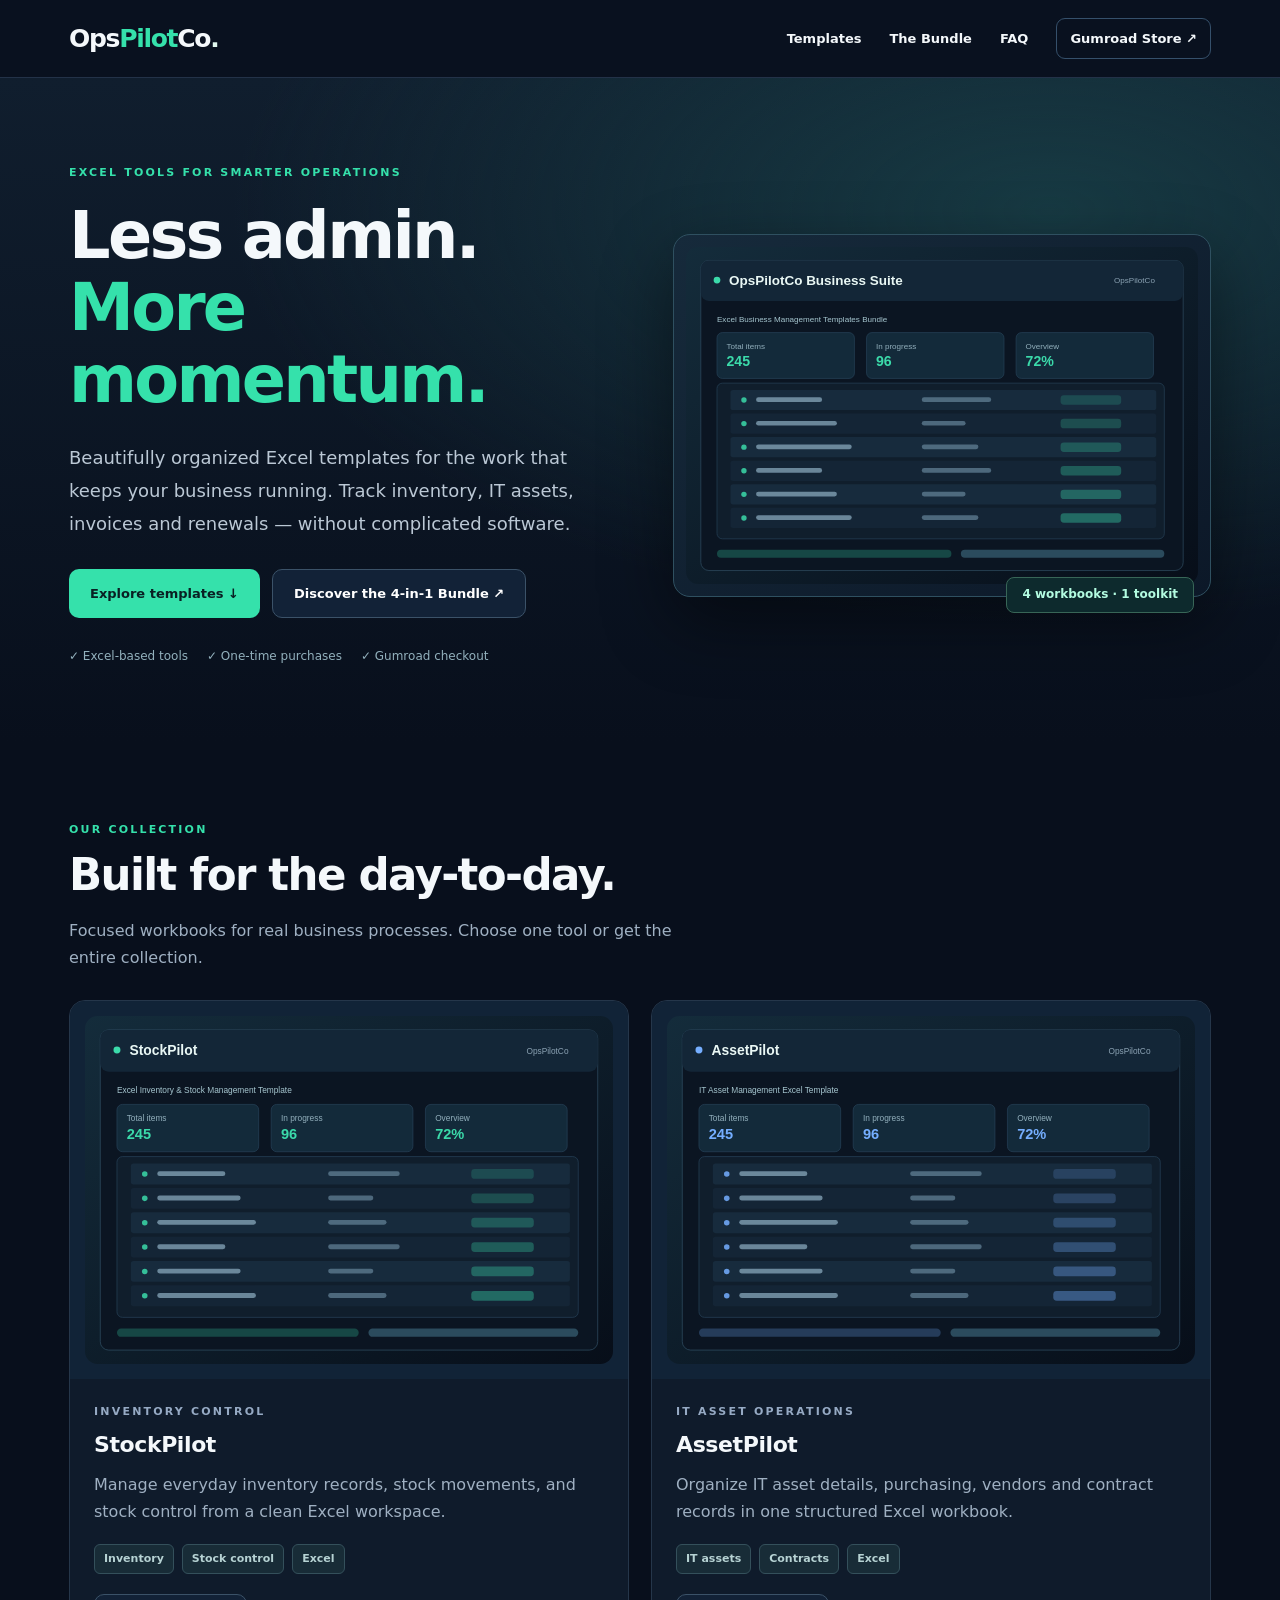
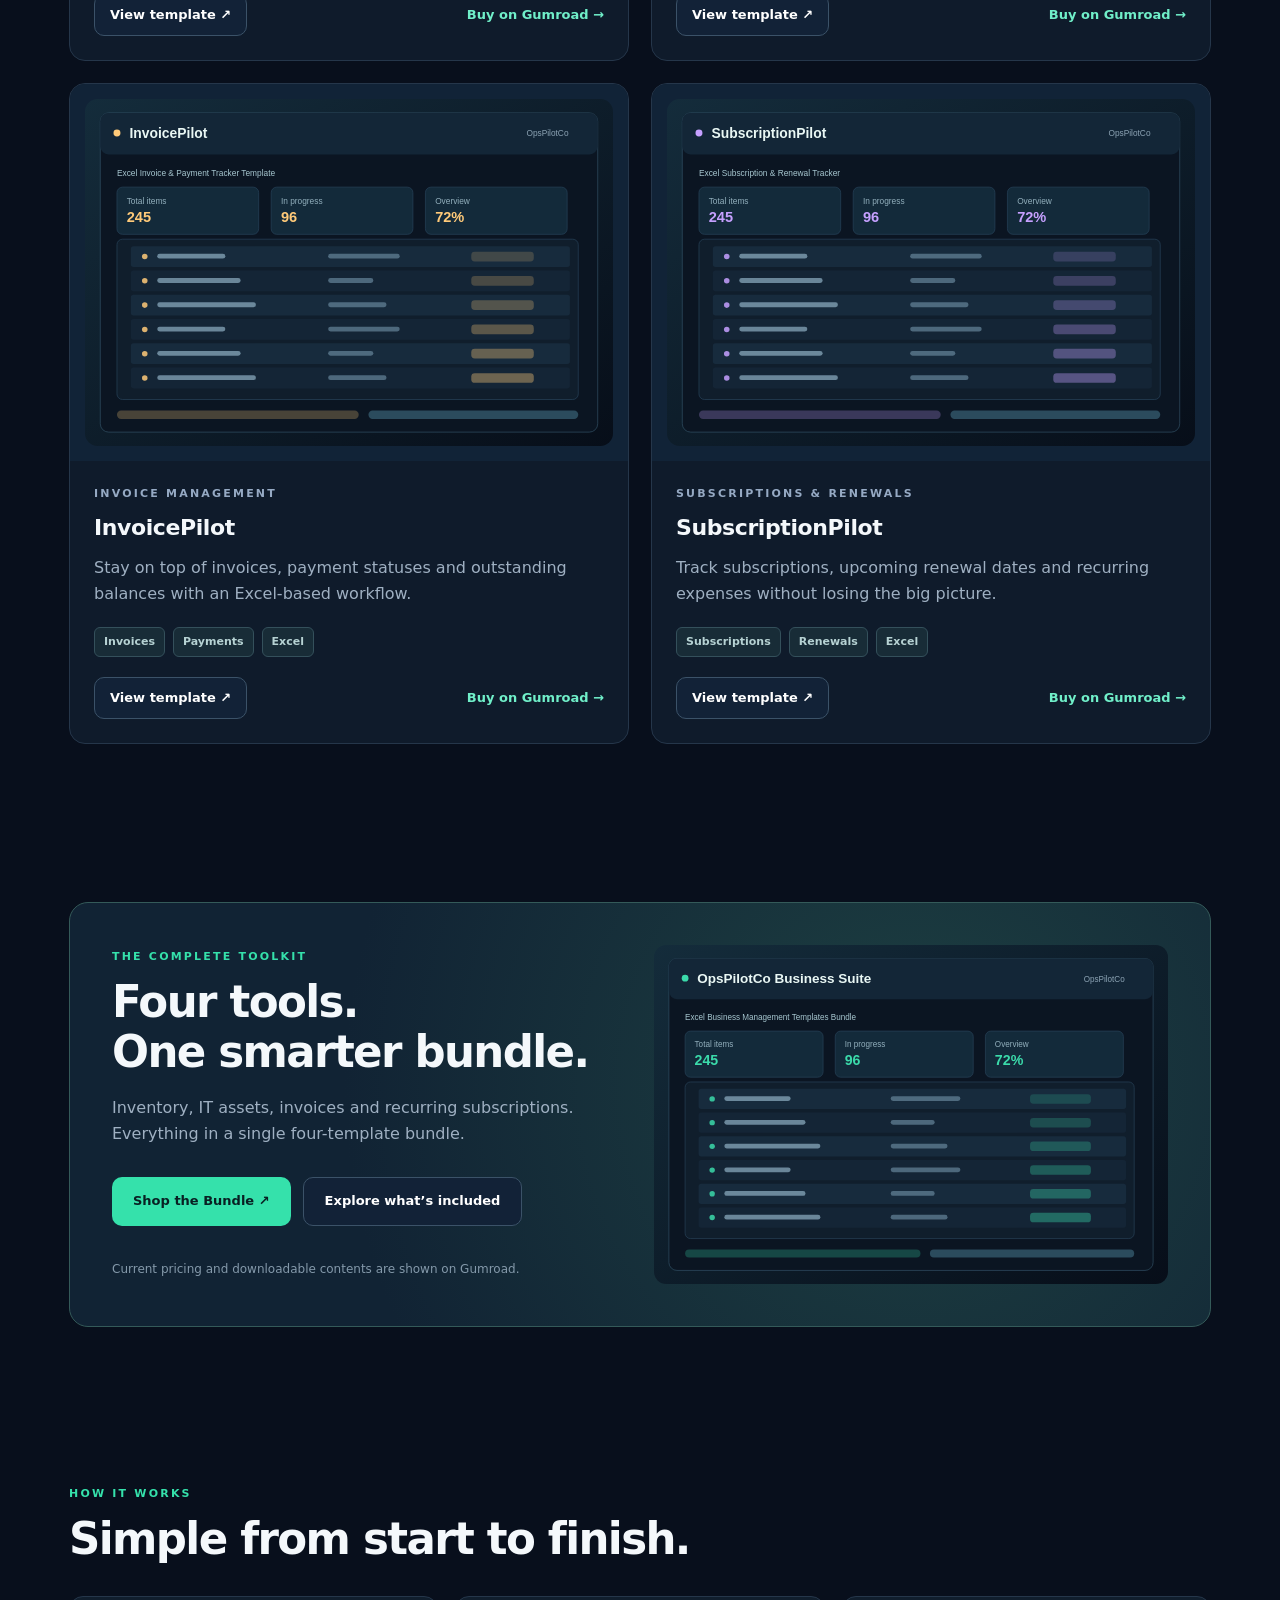
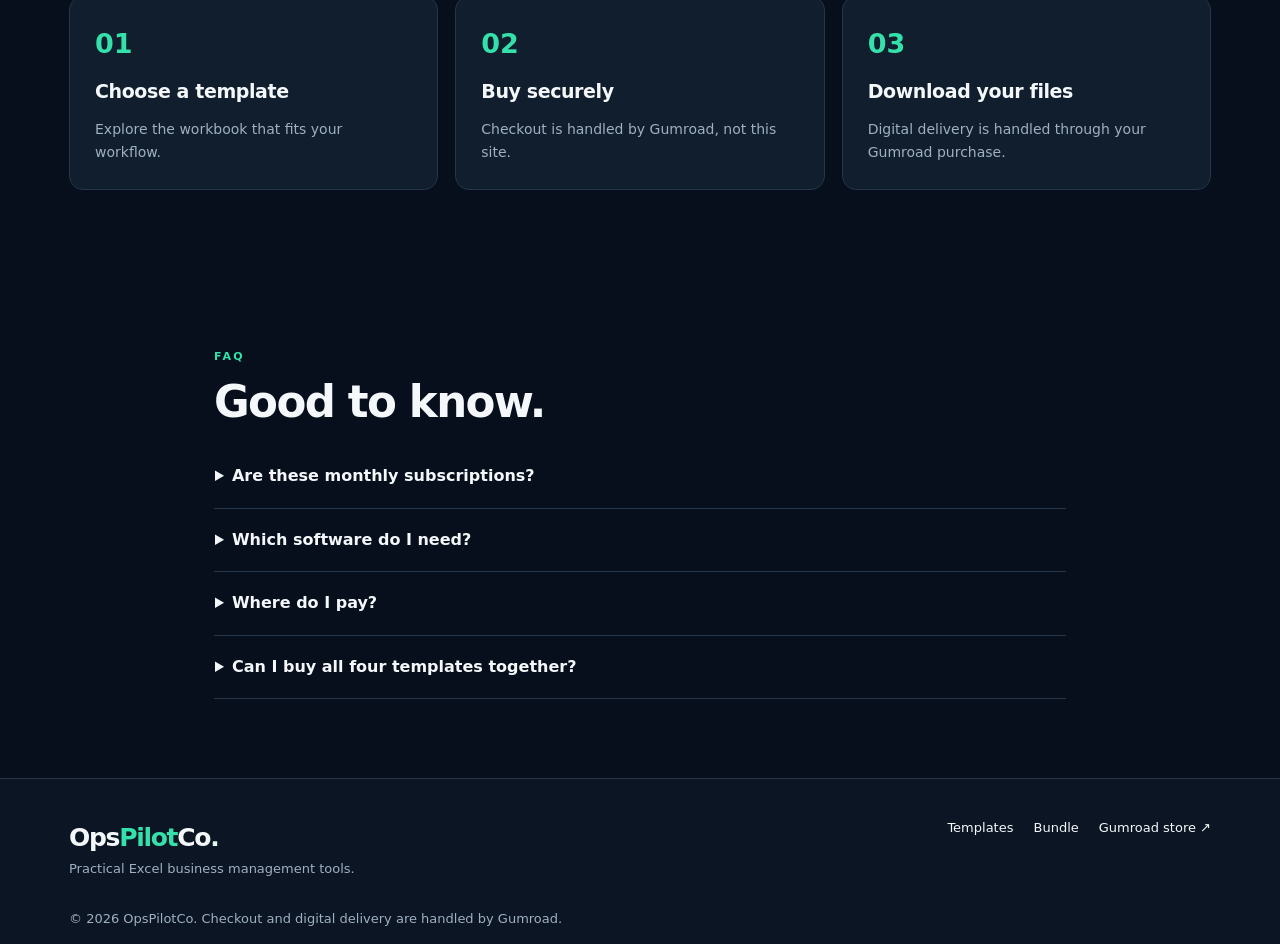
<file: index.html>
<!doctype html><html lang="en"><head><meta name="google-site-verification" content="QWbEytzs3hi8oE0_jvl5OEO2stVwwkYAtShYnDqIzr8" /><meta charset="utf-8"><meta name="viewport" content="width=device-width,initial-scale=1"><meta name="theme-color" content="#080f1c"><title>OpsPilotCo | Premium Excel Templates for Inventory, IT Assets &amp; Invoices</title><meta name="description" content="Professional Excel business templates for inventory, IT asset management, invoicing and subscription renewals. Shop ready-to-use tools on Gumroad."><meta name="robots" content="index,follow"><link rel="canonical" href="https://sinangokk-jpg.github.io/opspilotco/"><meta property="og:type" content="website"><meta property="og:title" content="OpsPilotCo | Premium Excel Templates for Inventory, IT Assets &amp; Invoices"><meta property="og:description" content="Professional Excel business templates for inventory, IT asset management, invoicing and subscription renewals. Shop ready-to-use tools on Gumroad."><meta property="og:url" content="https://sinangokk-jpg.github.io/opspilotco/"><meta property="og:image" content="https://sinangokk-jpg.github.io/opspilotco/images/bundle.svg"><meta name="twitter:card" content="summary_large_image"><link rel="stylesheet" href="styles.css"><link rel="icon" href="favicon.svg" type="image/svg+xml"></head><body><header class="header"><div class="wrap nav"><a class="logo" href="index.html" aria-label="OpsPilotCo home">Ops<span>Pilot</span>Co<span class="dot">.</span></a><nav aria-label="Main navigation"><a href="index.html#templates">Templates</a><a href="bundle.html">The Bundle</a><a href="index.html#faq">FAQ</a><a href="https://sinangokk.gumroad.com/" rel="noopener noreferrer" target="_blank" class="nav-shop">Gumroad Store ↗</a></nav></div></header><main><section class="hero"><div class="wrap hero-inner"><div><div class="eyebrow green">EXCEL TOOLS FOR SMARTER OPERATIONS</div><h1>Less admin.<br><em>More momentum.</em></h1><p class="lead">Beautifully organized Excel templates for the work that keeps your business running. Track inventory, IT assets, invoices and renewals — without complicated software.</p><div class="buttons"><a class="btn primary" href="#templates">Explore templates ↓</a><a class="btn secondary" href="bundle.html">Discover the 4-in-1 Bundle ↗</a></div><div class="trust"><span>✓ Excel-based tools</span><span>✓ One-time purchases</span><span>✓ Gumroad checkout</span></div></div><div class="hero-visual"><img src="images/bundle.svg" alt="Illustrated dashboard overview of four OpsPilotCo Excel templates" width="760" height="500"><div class="mini-label">4 workbooks · 1 toolkit</div></div></div></section><section id="templates" class="section"><div class="wrap"><div class="eyebrow green">OUR COLLECTION</div><h2>Built for the day-to-day.</h2><p class="section-intro">Focused workbooks for real business processes. Choose one tool or get the entire collection.</p><div class="product-grid"><article class="product-card"><a href="stockpilot.html" class="product-picture"><img src="images/stockpilot.svg" loading="lazy" alt="StockPilot Excel template dashboard illustration" width="760" height="500"></a><div class="pc-body"><div class="eyebrow">INVENTORY CONTROL</div><h3>StockPilot</h3><p>Manage everyday inventory records, stock movements, and stock control from a clean Excel workspace.</p><div class="tags"><span>Inventory</span><span>Stock control</span><span>Excel</span></div><div class="pc-actions"><a class="btn small secondary" href="stockpilot.html">View template ↗</a><a class="link" href="https://sinangokk.gumroad.com/l/vbiubx" target="_blank" rel="noopener noreferrer">Buy on Gumroad →</a></div></div></article><article class="product-card"><a href="assetpilot.html" class="product-picture"><img src="images/assetpilot.svg" loading="lazy" alt="AssetPilot Excel template dashboard illustration" width="760" height="500"></a><div class="pc-body"><div class="eyebrow">IT ASSET OPERATIONS</div><h3>AssetPilot</h3><p>Organize IT asset details, purchasing, vendors and contract records in one structured Excel workbook.</p><div class="tags"><span>IT assets</span><span>Contracts</span><span>Excel</span></div><div class="pc-actions"><a class="btn small secondary" href="assetpilot.html">View template ↗</a><a class="link" href="https://sinangokk.gumroad.com/l/cjzgpv" target="_blank" rel="noopener noreferrer">Buy on Gumroad →</a></div></div></article><article class="product-card"><a href="invoicepilot.html" class="product-picture"><img src="images/invoicepilot.svg" loading="lazy" alt="InvoicePilot Excel template dashboard illustration" width="760" height="500"></a><div class="pc-body"><div class="eyebrow">INVOICE MANAGEMENT</div><h3>InvoicePilot</h3><p>Stay on top of invoices, payment statuses and outstanding balances with an Excel-based workflow.</p><div class="tags"><span>Invoices</span><span>Payments</span><span>Excel</span></div><div class="pc-actions"><a class="btn small secondary" href="invoicepilot.html">View template ↗</a><a class="link" href="https://sinangokk.gumroad.com/l/mifmms" target="_blank" rel="noopener noreferrer">Buy on Gumroad →</a></div></div></article><article class="product-card"><a href="subscriptionpilot.html" class="product-picture"><img src="images/subscriptionpilot.svg" loading="lazy" alt="SubscriptionPilot Excel template dashboard illustration" width="760" height="500"></a><div class="pc-body"><div class="eyebrow">SUBSCRIPTIONS & RENEWALS</div><h3>SubscriptionPilot</h3><p>Track subscriptions, upcoming renewal dates and recurring expenses without losing the big picture.</p><div class="tags"><span>Subscriptions</span><span>Renewals</span><span>Excel</span></div><div class="pc-actions"><a class="btn small secondary" href="subscriptionpilot.html">View template ↗</a><a class="link" href="https://sinangokk.gumroad.com/l/jbycm" target="_blank" rel="noopener noreferrer">Buy on Gumroad →</a></div></div></article></div></div></section><section class="section"><div class="wrap"><div class="bundle-banner"><div><div class="eyebrow green">THE COMPLETE TOOLKIT</div><h2>Four tools.<br>One smarter bundle.</h2><p>Inventory, IT assets, invoices and recurring subscriptions. Everything in a single four-template bundle.</p><div class="buttons"><a class="btn primary" href="https://sinangokk.gumroad.com/l/lqxdsi" target="_blank" rel="noopener noreferrer" aria-label="Buy OpsPilotCo Business Suite on Gumroad">Shop the Bundle ↗</a><a class="btn secondary" href="bundle.html">Explore what’s included</a></div><small>Current pricing and downloadable contents are shown on Gumroad.</small></div><img src="images/bundle.svg" loading="lazy" alt="Illustrated OpsPilotCo Business Suite overview" width="760" height="500"></div></div></section><section class="section"><div class="wrap"><div class="eyebrow green">HOW IT WORKS</div><h2>Simple from start to finish.</h2><div class="steps"><div><b>01</b><h3>Choose a template</h3><p>Explore the workbook that fits your workflow.</p></div><div><b>02</b><h3>Buy securely</h3><p>Checkout is handled by Gumroad, not this site.</p></div><div><b>03</b><h3>Download your files</h3><p>Digital delivery is handled through your Gumroad purchase.</p></div></div></div></section><section id="faq" class="section"><div class="wrap faq"><div class="eyebrow green">FAQ</div><h2>Good to know.</h2><details><summary>Are these monthly subscriptions?</summary><p>These are Excel template digital products. Check the linked Gumroad listing for current prices and purchase terms.</p></details><details><summary>Which software do I need?</summary><p>These are Microsoft Excel workbooks. Review each product's Gumroad listing for specific compatibility details.</p></details><details><summary>Where do I pay?</summary><p>All purchase buttons open the corresponding Gumroad product page. We do not collect or store payment card data here.</p></details><details><summary>Can I buy all four templates together?</summary><p>Yes. The <a href="bundle.html">OpsPilotCo Business Suite</a> contains the four template products.</p></details></div></section></main><footer><div class="wrap foot"><div><b class="logo">Ops<span>Pilot</span>Co<span class="dot">.</span></b><p>Practical Excel business management tools.</p></div><div class="footlinks"><a href="index.html#templates">Templates</a><a href="bundle.html">Bundle</a><a href="https://sinangokk.gumroad.com/" target="_blank" rel="noopener noreferrer">Gumroad store ↗</a></div></div><div class="wrap copyright">© 2026 OpsPilotCo. Checkout and digital delivery are handled by Gumroad.</div></footer></body></html>
</file>
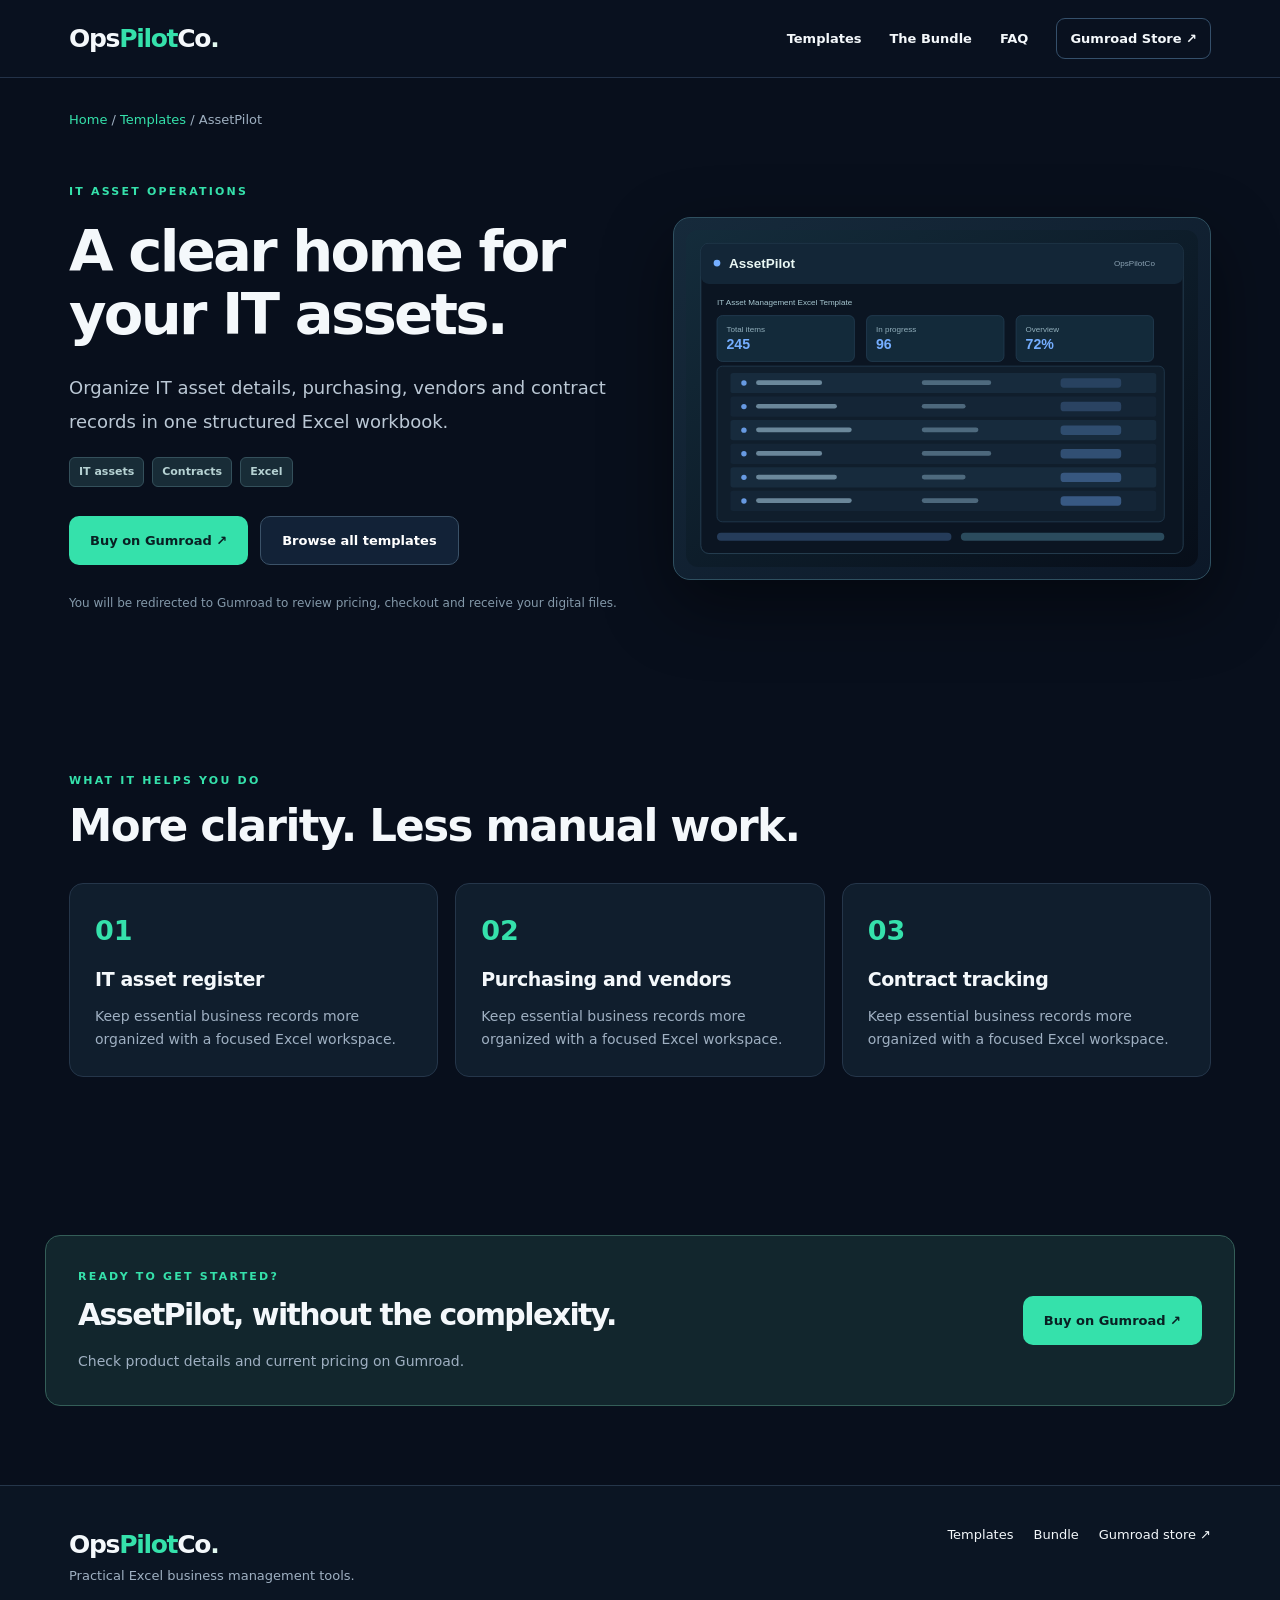
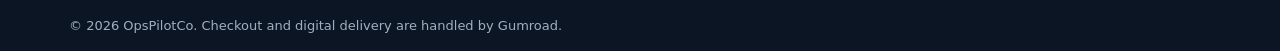
<file: assetpilot.html>
<!doctype html><html lang="en"><head><meta charset="utf-8"><meta name="viewport" content="width=device-width,initial-scale=1"><meta name="theme-color" content="#080f1c"><title>IT Asset Management Excel Template | AssetPilot — OpsPilotCo</title><meta name="description" content="Organize IT asset details, purchasing, vendors and contract records in one structured Excel workbook. Explore the AssetPilot Excel template and buy securely on Gumroad."><meta name="robots" content="index,follow"><link rel="canonical" href="https://sinangokk-jpg.github.io/opspilotco/assetpilot.html"><meta property="og:type" content="website"><meta property="og:title" content="IT Asset Management Excel Template | AssetPilot — OpsPilotCo"><meta property="og:description" content="Organize IT asset details, purchasing, vendors and contract records in one structured Excel workbook. Explore the AssetPilot Excel template and buy securely on Gumroad."><meta property="og:url" content="https://sinangokk-jpg.github.io/opspilotco/assetpilot.html"><meta property="og:image" content="https://sinangokk-jpg.github.io/opspilotco/images/assetpilot.svg"><meta name="twitter:card" content="summary_large_image"><link rel="stylesheet" href="styles.css"><link rel="icon" href="favicon.svg" type="image/svg+xml"></head><body><header class="header"><div class="wrap nav"><a class="logo" href="index.html" aria-label="OpsPilotCo home">Ops<span>Pilot</span>Co<span class="dot">.</span></a><nav aria-label="Main navigation"><a href="index.html#templates">Templates</a><a href="bundle.html">The Bundle</a><a href="index.html#faq">FAQ</a><a href="https://sinangokk.gumroad.com/" rel="noopener noreferrer" target="_blank" class="nav-shop">Gumroad Store ↗</a></nav></div></header><main><div class="wrap breadcrumbs"><a href="index.html">Home</a> / <a href="index.html#templates">Templates</a> / AssetPilot</div><section class="section product-hero"><div class="wrap product-hero-grid"><div><div class="eyebrow green">IT ASSET OPERATIONS</div><h1>A clear home for your IT assets.</h1><p class="lead">Organize IT asset details, purchasing, vendors and contract records in one structured Excel workbook.</p><div class="tags"><span>IT assets</span><span>Contracts</span><span>Excel</span></div><div class="buttons"><a class="btn primary" href="https://sinangokk.gumroad.com/l/cjzgpv" target="_blank" rel="noopener noreferrer" aria-label="Buy AssetPilot on Gumroad">Buy on Gumroad ↗</a><a class="btn secondary" href="index.html#templates">Browse all templates</a></div><p class="subtle">You will be redirected to Gumroad to review pricing, checkout and receive your digital files.</p></div><div class="hero-visual"><img src="images/assetpilot.svg" alt="Illustration of the AssetPilot Excel template dashboard" width="760" height="500"></div></div></section><section class="section"><div class="wrap"><div class="eyebrow green">WHAT IT HELPS YOU DO</div><h2>More clarity. Less manual work.</h2><div class="steps"><div><b>01</b><h3>IT asset register</h3><p>Keep essential business records more organized with a focused Excel workspace.</p></div><div><b>02</b><h3>Purchasing and vendors</h3><p>Keep essential business records more organized with a focused Excel workspace.</p></div><div><b>03</b><h3>Contract tracking</h3><p>Keep essential business records more organized with a focused Excel workspace.</p></div></div></div></section><section class="section"><div class="wrap callout"><div><div class="eyebrow green">READY TO GET STARTED?</div><h2>AssetPilot, without the complexity.</h2><p>Check product details and current pricing on Gumroad.</p></div><a class="btn primary" href="https://sinangokk.gumroad.com/l/cjzgpv" target="_blank" rel="noopener noreferrer" aria-label="Buy AssetPilot on Gumroad">Buy on Gumroad ↗</a></div></section></main><footer><div class="wrap foot"><div><b class="logo">Ops<span>Pilot</span>Co<span class="dot">.</span></b><p>Practical Excel business management tools.</p></div><div class="footlinks"><a href="index.html#templates">Templates</a><a href="bundle.html">Bundle</a><a href="https://sinangokk.gumroad.com/" target="_blank" rel="noopener noreferrer">Gumroad store ↗</a></div></div><div class="wrap copyright">© 2026 OpsPilotCo. Checkout and digital delivery are handled by Gumroad.</div></footer></body></html>
</file>
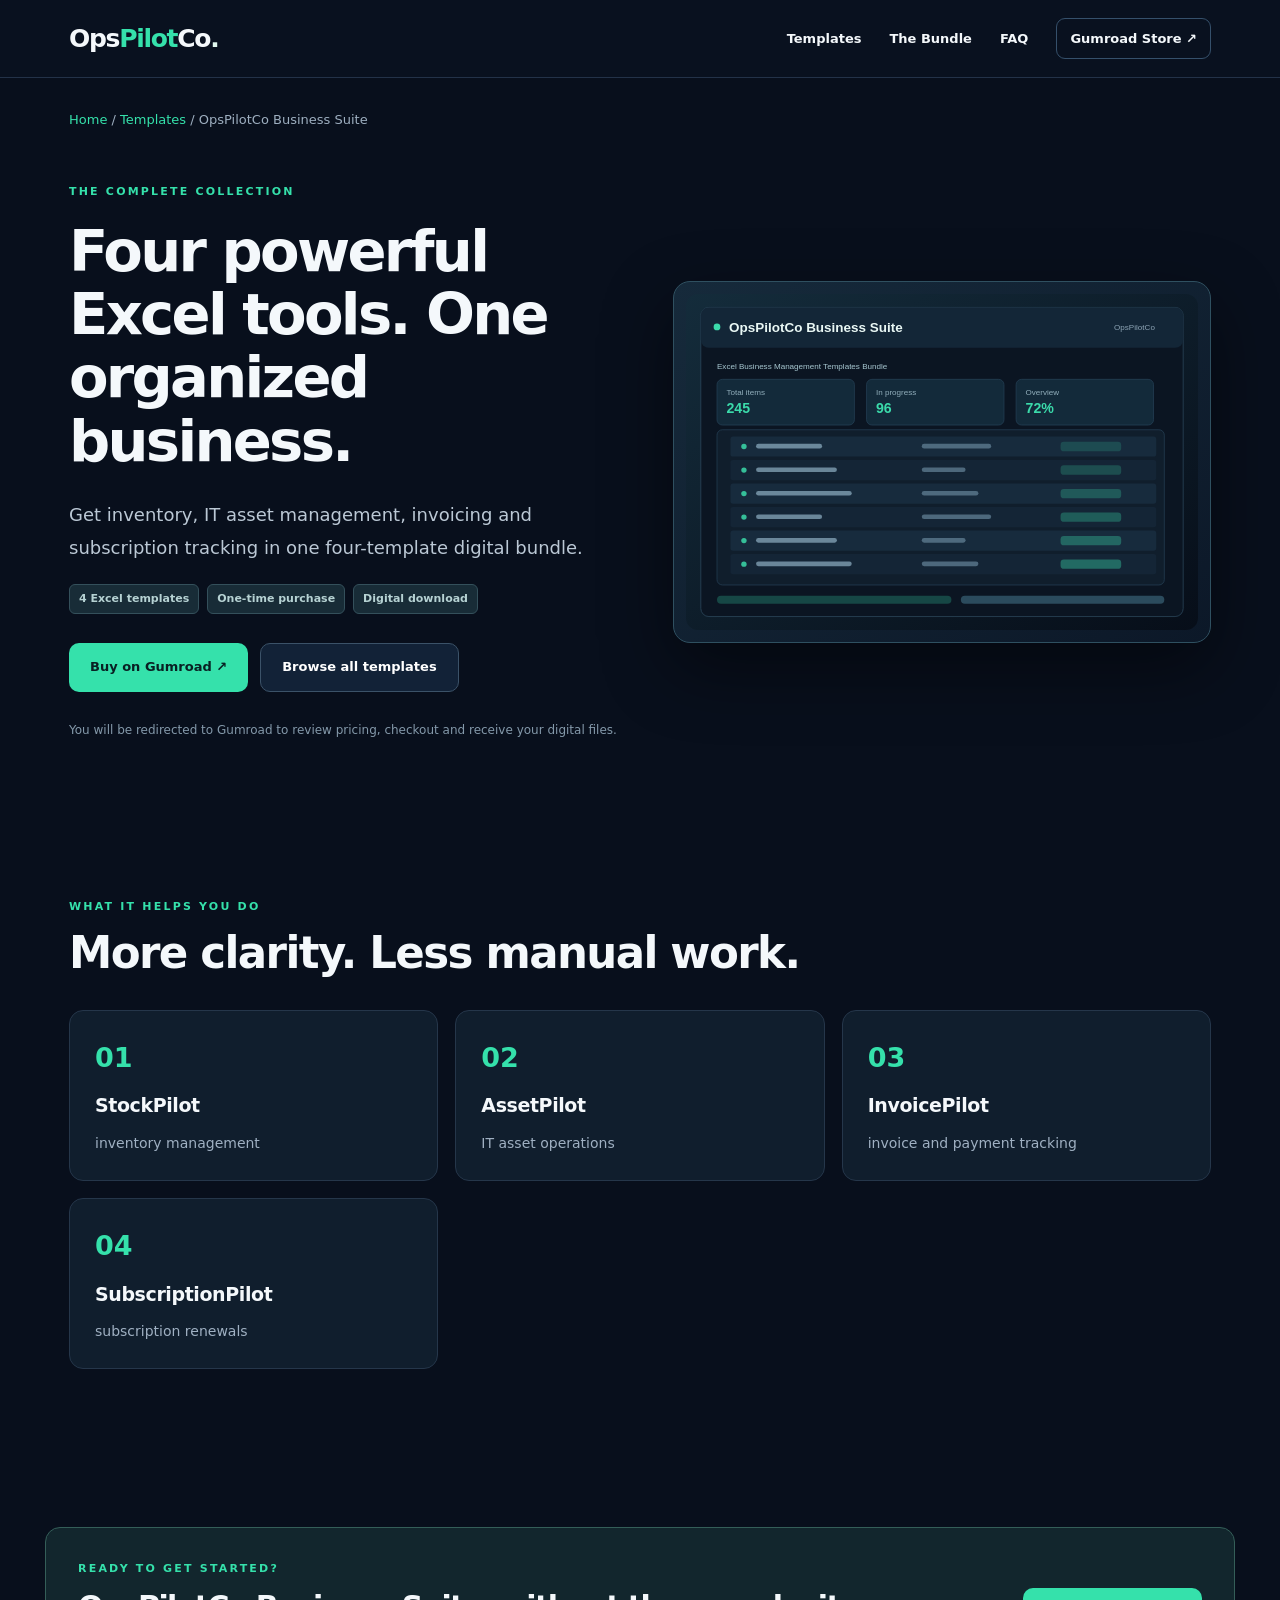
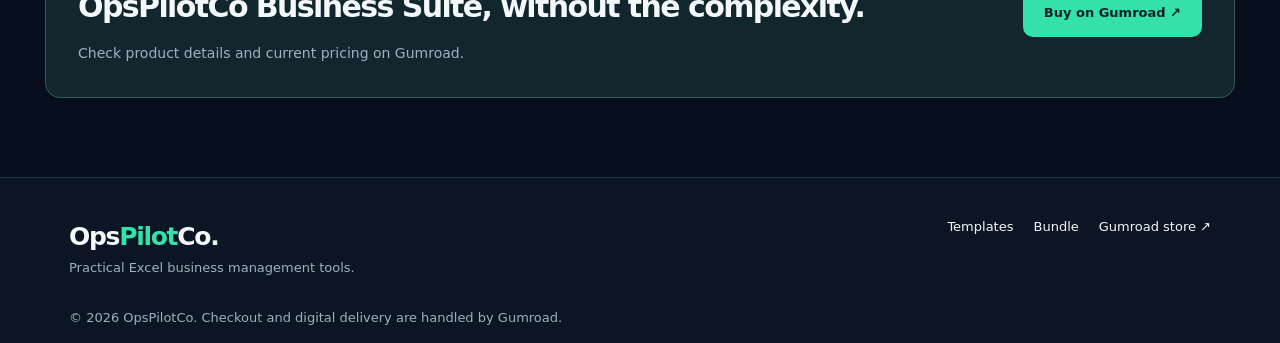
<file: bundle.html>
<!doctype html><html lang="en"><head><meta charset="utf-8"><meta name="viewport" content="width=device-width,initial-scale=1"><meta name="theme-color" content="#080f1c"><title>Excel Business Management Templates Bundle | OpsPilotCo Business Suite — OpsPilotCo</title><meta name="description" content="Get inventory, IT asset management, invoicing and subscription tracking in one four-template digital bundle. Explore the OpsPilotCo Business Suite Excel template and buy securely on Gumroad."><meta name="robots" content="index,follow"><link rel="canonical" href="https://sinangokk-jpg.github.io/opspilotco/bundle.html"><meta property="og:type" content="website"><meta property="og:title" content="Excel Business Management Templates Bundle | OpsPilotCo Business Suite — OpsPilotCo"><meta property="og:description" content="Get inventory, IT asset management, invoicing and subscription tracking in one four-template digital bundle. Explore the OpsPilotCo Business Suite Excel template and buy securely on Gumroad."><meta property="og:url" content="https://sinangokk-jpg.github.io/opspilotco/bundle.html"><meta property="og:image" content="https://sinangokk-jpg.github.io/opspilotco/images/bundle.svg"><meta name="twitter:card" content="summary_large_image"><link rel="stylesheet" href="styles.css"><link rel="icon" href="favicon.svg" type="image/svg+xml"></head><body><header class="header"><div class="wrap nav"><a class="logo" href="index.html" aria-label="OpsPilotCo home">Ops<span>Pilot</span>Co<span class="dot">.</span></a><nav aria-label="Main navigation"><a href="index.html#templates">Templates</a><a href="bundle.html">The Bundle</a><a href="index.html#faq">FAQ</a><a href="https://sinangokk.gumroad.com/" rel="noopener noreferrer" target="_blank" class="nav-shop">Gumroad Store ↗</a></nav></div></header><main><div class="wrap breadcrumbs"><a href="index.html">Home</a> / <a href="index.html#templates">Templates</a> / OpsPilotCo Business Suite</div><section class="section product-hero"><div class="wrap product-hero-grid"><div><div class="eyebrow green">THE COMPLETE COLLECTION</div><h1>Four powerful Excel tools. One organized business.</h1><p class="lead">Get inventory, IT asset management, invoicing and subscription tracking in one four-template digital bundle.</p><div class="tags"><span>4 Excel templates</span><span>One-time purchase</span><span>Digital download</span></div><div class="buttons"><a class="btn primary" href="https://sinangokk.gumroad.com/l/lqxdsi" target="_blank" rel="noopener noreferrer" aria-label="Buy OpsPilotCo Business Suite on Gumroad">Buy on Gumroad ↗</a><a class="btn secondary" href="index.html#templates">Browse all templates</a></div><p class="subtle">You will be redirected to Gumroad to review pricing, checkout and receive your digital files.</p></div><div class="hero-visual"><img src="images/bundle.svg" alt="Illustration of the OpsPilotCo Business Suite Excel template dashboard" width="760" height="500"></div></div></section><section class="section"><div class="wrap"><div class="eyebrow green">WHAT IT HELPS YOU DO</div><h2>More clarity. Less manual work.</h2><div class="steps"><div><b>01</b><h3>StockPilot</h3><p>inventory management</p></div><div><b>02</b><h3>AssetPilot</h3><p>IT asset operations</p></div><div><b>03</b><h3>InvoicePilot</h3><p>invoice and payment tracking</p></div><div><b>04</b><h3>SubscriptionPilot</h3><p>subscription renewals</p></div></div></div></section><section class="section"><div class="wrap callout"><div><div class="eyebrow green">READY TO GET STARTED?</div><h2>OpsPilotCo Business Suite, without the complexity.</h2><p>Check product details and current pricing on Gumroad.</p></div><a class="btn primary" href="https://sinangokk.gumroad.com/l/lqxdsi" target="_blank" rel="noopener noreferrer" aria-label="Buy OpsPilotCo Business Suite on Gumroad">Buy on Gumroad ↗</a></div></section></main><footer><div class="wrap foot"><div><b class="logo">Ops<span>Pilot</span>Co<span class="dot">.</span></b><p>Practical Excel business management tools.</p></div><div class="footlinks"><a href="index.html#templates">Templates</a><a href="bundle.html">Bundle</a><a href="https://sinangokk.gumroad.com/" target="_blank" rel="noopener noreferrer">Gumroad store ↗</a></div></div><div class="wrap copyright">© 2026 OpsPilotCo. Checkout and digital delivery are handled by Gumroad.</div></footer></body></html>
</file>
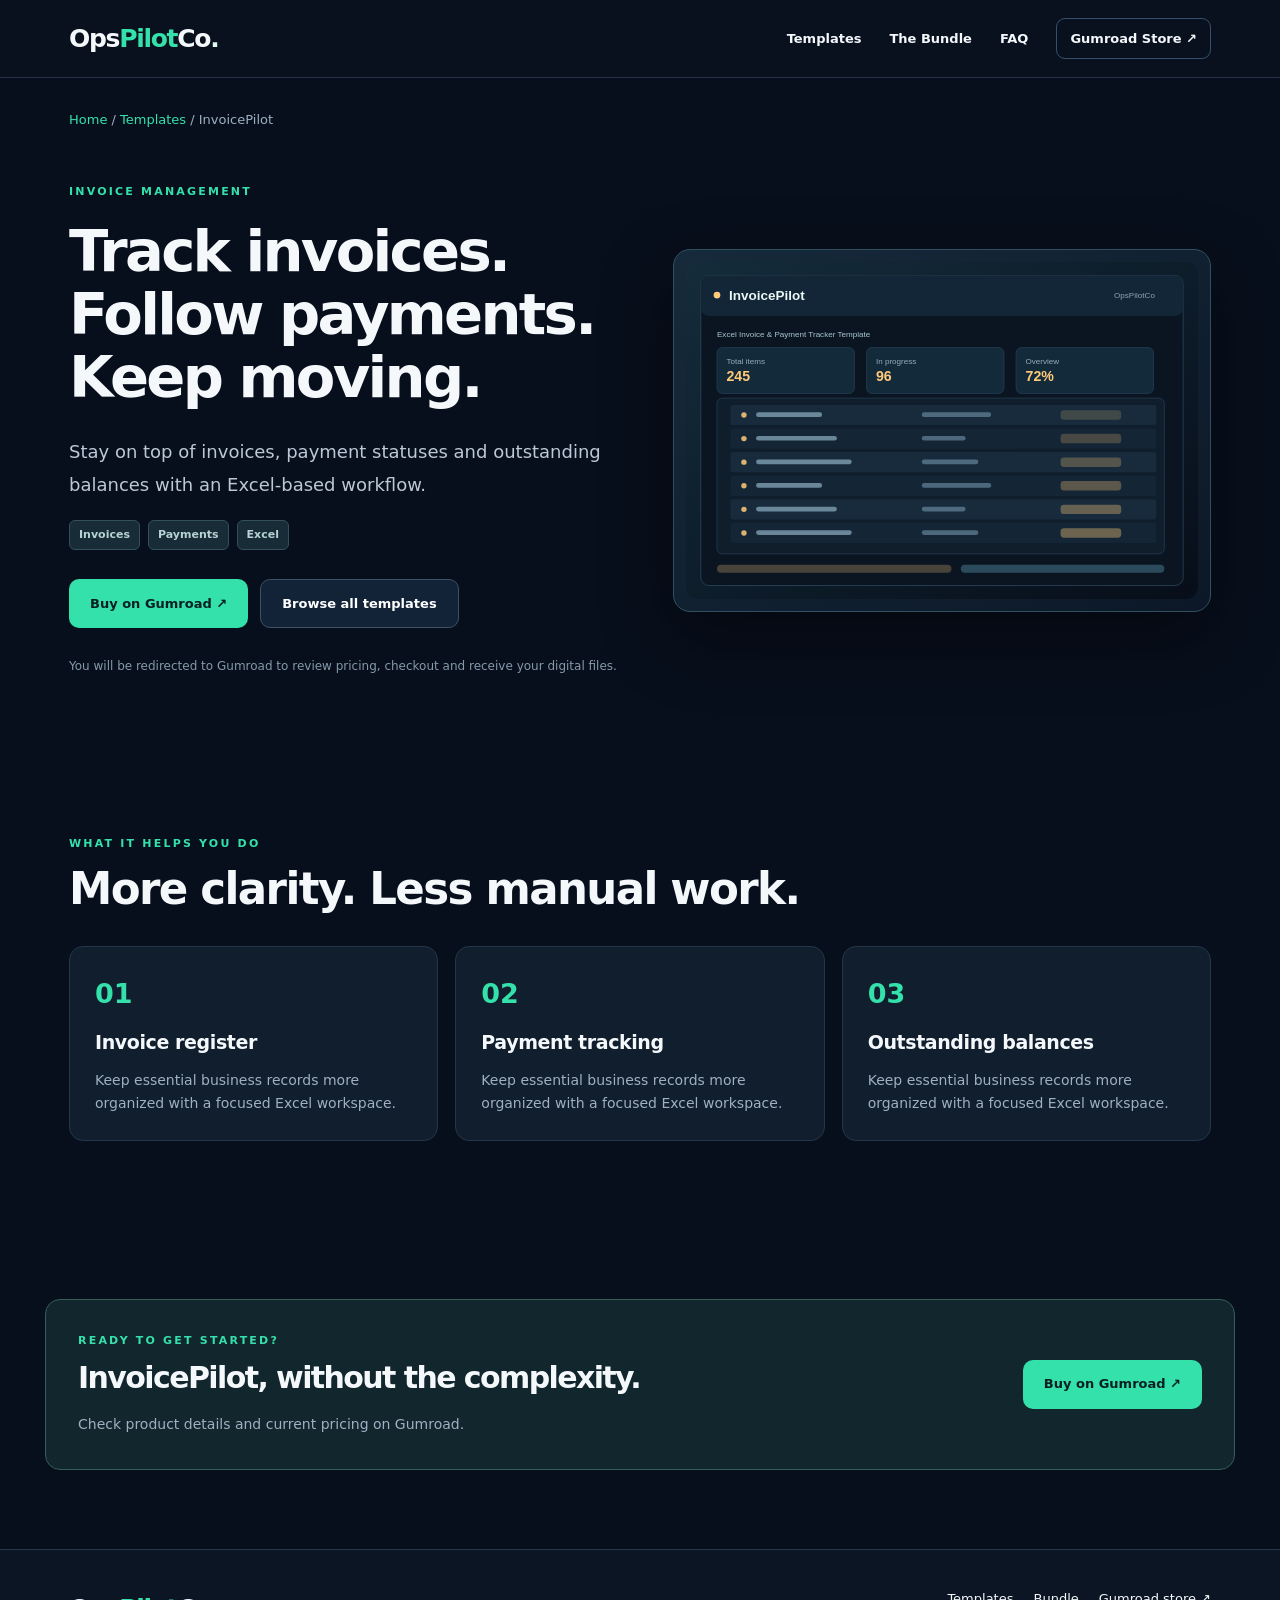
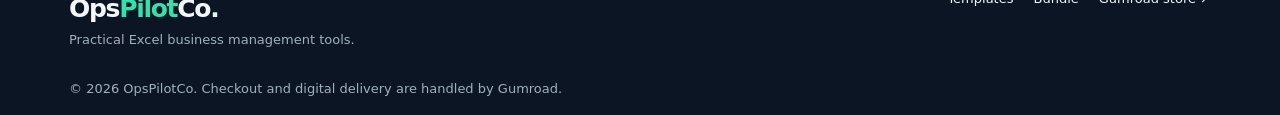
<file: invoicepilot.html>
<!doctype html><html lang="en"><head><meta charset="utf-8"><meta name="viewport" content="width=device-width,initial-scale=1"><meta name="theme-color" content="#080f1c"><title>Excel Invoice &amp; Payment Tracker Template | InvoicePilot — OpsPilotCo</title><meta name="description" content="Stay on top of invoices, payment statuses and outstanding balances with an Excel-based workflow. Explore the InvoicePilot Excel template and buy securely on Gumroad."><meta name="robots" content="index,follow"><link rel="canonical" href="https://sinangokk-jpg.github.io/opspilotco/invoicepilot.html"><meta property="og:type" content="website"><meta property="og:title" content="Excel Invoice &amp; Payment Tracker Template | InvoicePilot — OpsPilotCo"><meta property="og:description" content="Stay on top of invoices, payment statuses and outstanding balances with an Excel-based workflow. Explore the InvoicePilot Excel template and buy securely on Gumroad."><meta property="og:url" content="https://sinangokk-jpg.github.io/opspilotco/invoicepilot.html"><meta property="og:image" content="https://sinangokk-jpg.github.io/opspilotco/images/invoicepilot.svg"><meta name="twitter:card" content="summary_large_image"><link rel="stylesheet" href="styles.css"><link rel="icon" href="favicon.svg" type="image/svg+xml"></head><body><header class="header"><div class="wrap nav"><a class="logo" href="index.html" aria-label="OpsPilotCo home">Ops<span>Pilot</span>Co<span class="dot">.</span></a><nav aria-label="Main navigation"><a href="index.html#templates">Templates</a><a href="bundle.html">The Bundle</a><a href="index.html#faq">FAQ</a><a href="https://sinangokk.gumroad.com/" rel="noopener noreferrer" target="_blank" class="nav-shop">Gumroad Store ↗</a></nav></div></header><main><div class="wrap breadcrumbs"><a href="index.html">Home</a> / <a href="index.html#templates">Templates</a> / InvoicePilot</div><section class="section product-hero"><div class="wrap product-hero-grid"><div><div class="eyebrow green">INVOICE MANAGEMENT</div><h1>Track invoices. Follow payments. Keep moving.</h1><p class="lead">Stay on top of invoices, payment statuses and outstanding balances with an Excel-based workflow.</p><div class="tags"><span>Invoices</span><span>Payments</span><span>Excel</span></div><div class="buttons"><a class="btn primary" href="https://sinangokk.gumroad.com/l/mifmms" target="_blank" rel="noopener noreferrer" aria-label="Buy InvoicePilot on Gumroad">Buy on Gumroad ↗</a><a class="btn secondary" href="index.html#templates">Browse all templates</a></div><p class="subtle">You will be redirected to Gumroad to review pricing, checkout and receive your digital files.</p></div><div class="hero-visual"><img src="images/invoicepilot.svg" alt="Illustration of the InvoicePilot Excel template dashboard" width="760" height="500"></div></div></section><section class="section"><div class="wrap"><div class="eyebrow green">WHAT IT HELPS YOU DO</div><h2>More clarity. Less manual work.</h2><div class="steps"><div><b>01</b><h3>Invoice register</h3><p>Keep essential business records more organized with a focused Excel workspace.</p></div><div><b>02</b><h3>Payment tracking</h3><p>Keep essential business records more organized with a focused Excel workspace.</p></div><div><b>03</b><h3>Outstanding balances</h3><p>Keep essential business records more organized with a focused Excel workspace.</p></div></div></div></section><section class="section"><div class="wrap callout"><div><div class="eyebrow green">READY TO GET STARTED?</div><h2>InvoicePilot, without the complexity.</h2><p>Check product details and current pricing on Gumroad.</p></div><a class="btn primary" href="https://sinangokk.gumroad.com/l/mifmms" target="_blank" rel="noopener noreferrer" aria-label="Buy InvoicePilot on Gumroad">Buy on Gumroad ↗</a></div></section></main><footer><div class="wrap foot"><div><b class="logo">Ops<span>Pilot</span>Co<span class="dot">.</span></b><p>Practical Excel business management tools.</p></div><div class="footlinks"><a href="index.html#templates">Templates</a><a href="bundle.html">Bundle</a><a href="https://sinangokk.gumroad.com/" target="_blank" rel="noopener noreferrer">Gumroad store ↗</a></div></div><div class="wrap copyright">© 2026 OpsPilotCo. Checkout and digital delivery are handled by Gumroad.</div></footer></body></html>
</file>
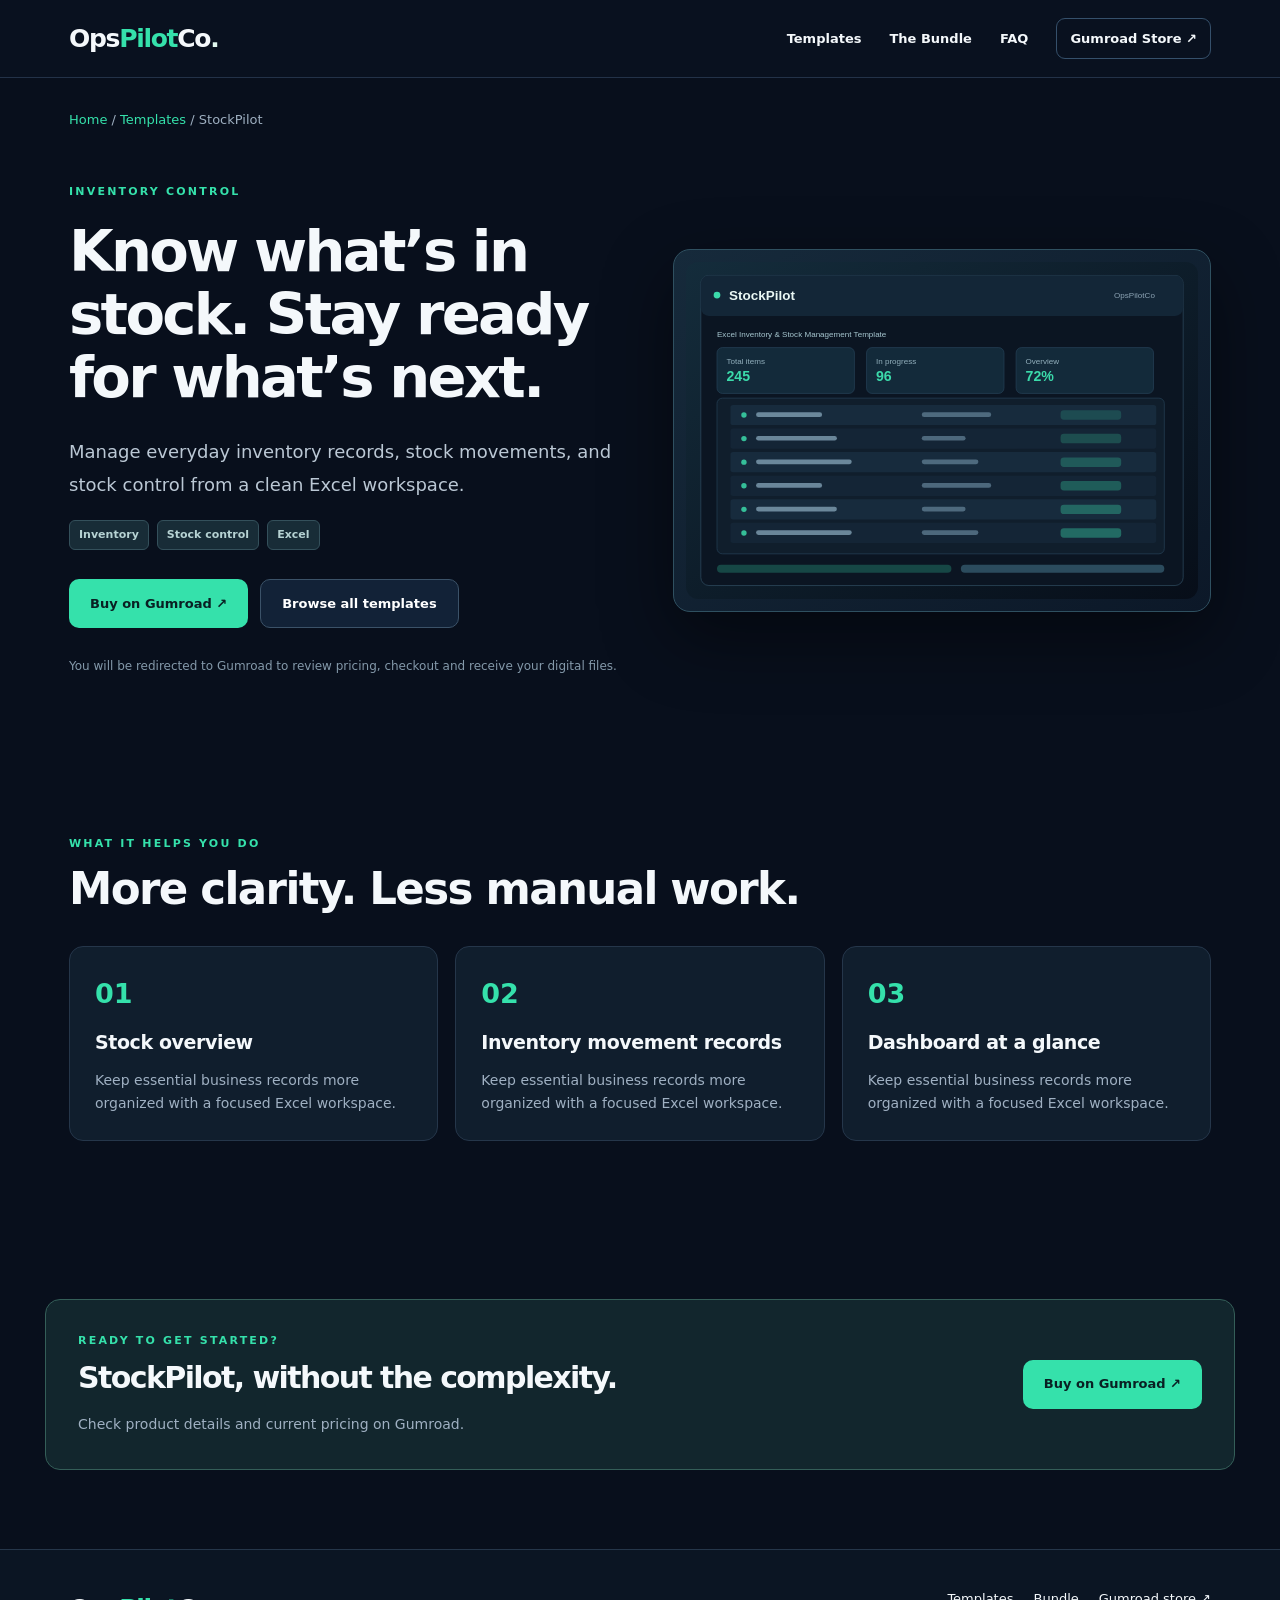
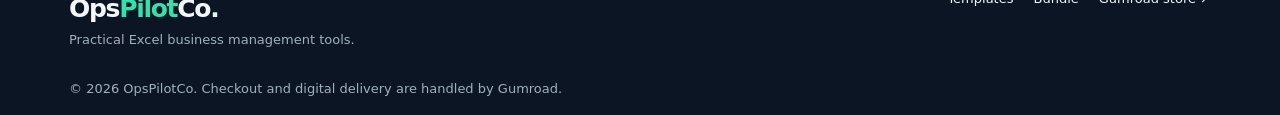
<file: stockpilot.html>
<!doctype html><html lang="en"><head><meta charset="utf-8"><meta name="viewport" content="width=device-width,initial-scale=1"><meta name="theme-color" content="#080f1c"><title>Excel Inventory &amp; Stock Management Template | StockPilot — OpsPilotCo</title><meta name="description" content="Manage everyday inventory records, stock movements, and stock control from a clean Excel workspace. Explore the StockPilot Excel template and buy securely on Gumroad."><meta name="robots" content="index,follow"><link rel="canonical" href="https://sinangokk-jpg.github.io/opspilotco/stockpilot.html"><meta property="og:type" content="website"><meta property="og:title" content="Excel Inventory &amp; Stock Management Template | StockPilot — OpsPilotCo"><meta property="og:description" content="Manage everyday inventory records, stock movements, and stock control from a clean Excel workspace. Explore the StockPilot Excel template and buy securely on Gumroad."><meta property="og:url" content="https://sinangokk-jpg.github.io/opspilotco/stockpilot.html"><meta property="og:image" content="https://sinangokk-jpg.github.io/opspilotco/images/stockpilot.svg"><meta name="twitter:card" content="summary_large_image"><link rel="stylesheet" href="styles.css"><link rel="icon" href="favicon.svg" type="image/svg+xml"></head><body><header class="header"><div class="wrap nav"><a class="logo" href="index.html" aria-label="OpsPilotCo home">Ops<span>Pilot</span>Co<span class="dot">.</span></a><nav aria-label="Main navigation"><a href="index.html#templates">Templates</a><a href="bundle.html">The Bundle</a><a href="index.html#faq">FAQ</a><a href="https://sinangokk.gumroad.com/" rel="noopener noreferrer" target="_blank" class="nav-shop">Gumroad Store ↗</a></nav></div></header><main><div class="wrap breadcrumbs"><a href="index.html">Home</a> / <a href="index.html#templates">Templates</a> / StockPilot</div><section class="section product-hero"><div class="wrap product-hero-grid"><div><div class="eyebrow green">INVENTORY CONTROL</div><h1>Know what’s in stock. Stay ready for what’s next.</h1><p class="lead">Manage everyday inventory records, stock movements, and stock control from a clean Excel workspace.</p><div class="tags"><span>Inventory</span><span>Stock control</span><span>Excel</span></div><div class="buttons"><a class="btn primary" href="https://sinangokk.gumroad.com/l/vbiubx" target="_blank" rel="noopener noreferrer" aria-label="Buy StockPilot on Gumroad">Buy on Gumroad ↗</a><a class="btn secondary" href="index.html#templates">Browse all templates</a></div><p class="subtle">You will be redirected to Gumroad to review pricing, checkout and receive your digital files.</p></div><div class="hero-visual"><img src="images/stockpilot.svg" alt="Illustration of the StockPilot Excel template dashboard" width="760" height="500"></div></div></section><section class="section"><div class="wrap"><div class="eyebrow green">WHAT IT HELPS YOU DO</div><h2>More clarity. Less manual work.</h2><div class="steps"><div><b>01</b><h3>Stock overview</h3><p>Keep essential business records more organized with a focused Excel workspace.</p></div><div><b>02</b><h3>Inventory movement records</h3><p>Keep essential business records more organized with a focused Excel workspace.</p></div><div><b>03</b><h3>Dashboard at a glance</h3><p>Keep essential business records more organized with a focused Excel workspace.</p></div></div></div></section><section class="section"><div class="wrap callout"><div><div class="eyebrow green">READY TO GET STARTED?</div><h2>StockPilot, without the complexity.</h2><p>Check product details and current pricing on Gumroad.</p></div><a class="btn primary" href="https://sinangokk.gumroad.com/l/vbiubx" target="_blank" rel="noopener noreferrer" aria-label="Buy StockPilot on Gumroad">Buy on Gumroad ↗</a></div></section></main><footer><div class="wrap foot"><div><b class="logo">Ops<span>Pilot</span>Co<span class="dot">.</span></b><p>Practical Excel business management tools.</p></div><div class="footlinks"><a href="index.html#templates">Templates</a><a href="bundle.html">Bundle</a><a href="https://sinangokk.gumroad.com/" target="_blank" rel="noopener noreferrer">Gumroad store ↗</a></div></div><div class="wrap copyright">© 2026 OpsPilotCo. Checkout and digital delivery are handled by Gumroad.</div></footer></body></html>
</file>
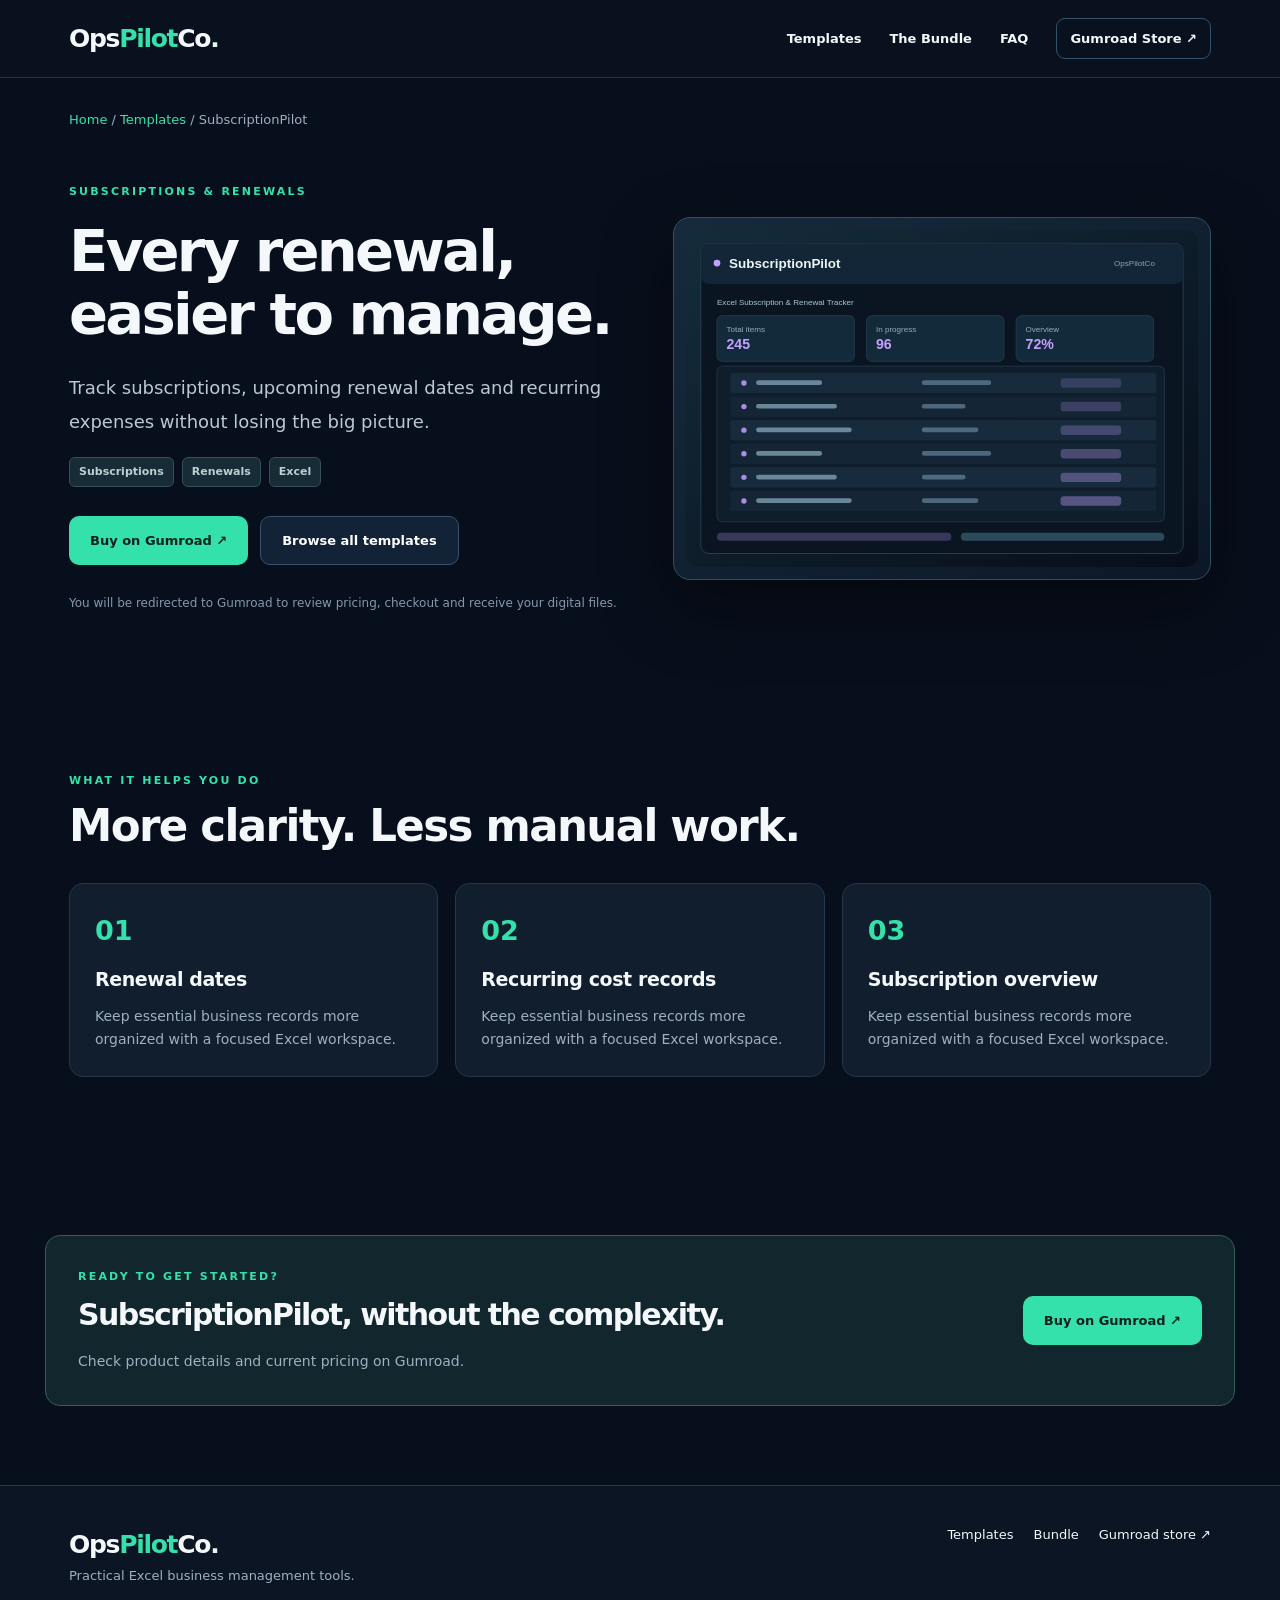
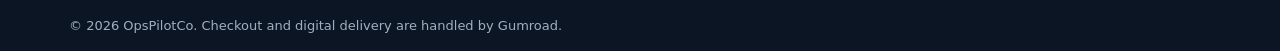
<file: subscriptionpilot.html>
<!doctype html><html lang="en"><head><meta charset="utf-8"><meta name="viewport" content="width=device-width,initial-scale=1"><meta name="theme-color" content="#080f1c"><title>Excel Subscription &amp; Renewal Tracker | SubscriptionPilot — OpsPilotCo</title><meta name="description" content="Track subscriptions, upcoming renewal dates and recurring expenses without losing the big picture. Explore the SubscriptionPilot Excel template and buy securely on Gumroad."><meta name="robots" content="index,follow"><link rel="canonical" href="https://sinangokk-jpg.github.io/opspilotco/subscriptionpilot.html"><meta property="og:type" content="website"><meta property="og:title" content="Excel Subscription &amp; Renewal Tracker | SubscriptionPilot — OpsPilotCo"><meta property="og:description" content="Track subscriptions, upcoming renewal dates and recurring expenses without losing the big picture. Explore the SubscriptionPilot Excel template and buy securely on Gumroad."><meta property="og:url" content="https://sinangokk-jpg.github.io/opspilotco/subscriptionpilot.html"><meta property="og:image" content="https://sinangokk-jpg.github.io/opspilotco/images/subscriptionpilot.svg"><meta name="twitter:card" content="summary_large_image"><link rel="stylesheet" href="styles.css"><link rel="icon" href="favicon.svg" type="image/svg+xml"></head><body><header class="header"><div class="wrap nav"><a class="logo" href="index.html" aria-label="OpsPilotCo home">Ops<span>Pilot</span>Co<span class="dot">.</span></a><nav aria-label="Main navigation"><a href="index.html#templates">Templates</a><a href="bundle.html">The Bundle</a><a href="index.html#faq">FAQ</a><a href="https://sinangokk.gumroad.com/" rel="noopener noreferrer" target="_blank" class="nav-shop">Gumroad Store ↗</a></nav></div></header><main><div class="wrap breadcrumbs"><a href="index.html">Home</a> / <a href="index.html#templates">Templates</a> / SubscriptionPilot</div><section class="section product-hero"><div class="wrap product-hero-grid"><div><div class="eyebrow green">SUBSCRIPTIONS & RENEWALS</div><h1>Every renewal, easier to manage.</h1><p class="lead">Track subscriptions, upcoming renewal dates and recurring expenses without losing the big picture.</p><div class="tags"><span>Subscriptions</span><span>Renewals</span><span>Excel</span></div><div class="buttons"><a class="btn primary" href="https://sinangokk.gumroad.com/l/jbycm" target="_blank" rel="noopener noreferrer" aria-label="Buy SubscriptionPilot on Gumroad">Buy on Gumroad ↗</a><a class="btn secondary" href="index.html#templates">Browse all templates</a></div><p class="subtle">You will be redirected to Gumroad to review pricing, checkout and receive your digital files.</p></div><div class="hero-visual"><img src="images/subscriptionpilot.svg" alt="Illustration of the SubscriptionPilot Excel template dashboard" width="760" height="500"></div></div></section><section class="section"><div class="wrap"><div class="eyebrow green">WHAT IT HELPS YOU DO</div><h2>More clarity. Less manual work.</h2><div class="steps"><div><b>01</b><h3>Renewal dates</h3><p>Keep essential business records more organized with a focused Excel workspace.</p></div><div><b>02</b><h3>Recurring cost records</h3><p>Keep essential business records more organized with a focused Excel workspace.</p></div><div><b>03</b><h3>Subscription overview</h3><p>Keep essential business records more organized with a focused Excel workspace.</p></div></div></div></section><section class="section"><div class="wrap callout"><div><div class="eyebrow green">READY TO GET STARTED?</div><h2>SubscriptionPilot, without the complexity.</h2><p>Check product details and current pricing on Gumroad.</p></div><a class="btn primary" href="https://sinangokk.gumroad.com/l/jbycm" target="_blank" rel="noopener noreferrer" aria-label="Buy SubscriptionPilot on Gumroad">Buy on Gumroad ↗</a></div></section></main><footer><div class="wrap foot"><div><b class="logo">Ops<span>Pilot</span>Co<span class="dot">.</span></b><p>Practical Excel business management tools.</p></div><div class="footlinks"><a href="index.html#templates">Templates</a><a href="bundle.html">Bundle</a><a href="https://sinangokk.gumroad.com/" target="_blank" rel="noopener noreferrer">Gumroad store ↗</a></div></div><div class="wrap copyright">© 2026 OpsPilotCo. Checkout and digital delivery are handled by Gumroad.</div></footer></body></html>
</file>
<file: styles.css>
:root{color-scheme:dark;--bg:#080f1c;--panel:#101d2d;--muted:#9fb0c2;--stroke:#25364a;--green:#35e1ab;--text:#f4f8fb}*{box-sizing:border-box}html{scroll-behavior:smooth}body{margin:0;background:var(--bg);color:var(--text);font:16px/1.65 system-ui,-apple-system,Segoe UI,Roboto,Arial,sans-serif}a{color:inherit;text-decoration:none}.wrap{max-width:1190px;margin:auto;padding:0 24px}.header{position:sticky;top:0;z-index:4;background:#0a1220f2;border-bottom:1px solid #233248;backdrop-filter:blur(12px)}.nav{min-height:77px;display:flex;justify-content:space-between;align-items:center;gap:30px}.logo{font-size:25px;font-weight:850;letter-spacing:-1.3px;white-space:nowrap}.logo span{color:var(--green)}.logo .dot{color:#e2f9f0}nav{display:flex;align-items:center;gap:28px;font-size:13px;font-weight:650}nav a:hover,.link:hover{color:var(--green)}.nav-shop{border:1px solid #35506b;border-radius:9px;padding:9px 13px}.hero{background:radial-gradient(ellipse at 82% 20%,#173a43 0%,transparent 55%),linear-gradient(180deg,#101e2e,#080f1c);padding:86px 0 75px}.hero-inner,.product-hero-grid{display:grid;grid-template-columns:1.02fr 1fr;gap:56px;align-items:center}.eyebrow{letter-spacing:2.2px;font-size:11px;font-weight:850;color:#96aac4}.green{color:var(--green)}h1,h2,h3,p{margin:0}h1{font-size:clamp(43px,5.1vw,73px);letter-spacing:-2.7px;line-height:1.1;margin:18px 0 25px;font-weight:850}h1 em{color:var(--green);font-style:normal}h2{font-size:clamp(30px,3.4vw,48px);line-height:1.15;letter-spacing:-1.6px;margin:11px 0 18px}h3{font-size:22px;line-height:1.25;letter-spacing:-.4px;margin:10px 0 14px}.lead{color:#bbc8d5;font-size:18px;max-width:620px;line-height:1.85}.buttons{display:flex;gap:12px;flex-wrap:wrap;margin:29px 0}.btn{display:inline-flex;justify-content:center;align-items:center;text-align:center;min-height:49px;padding:12px 21px;font-size:13px;font-weight:800;border-radius:10px;transition:.2s}.btn:hover{transform:translateY(-2px)}.primary{background:var(--green);color:#092023}.secondary{border:1px solid #3b5268;background:#122237;color:white}.small{min-height:42px;padding:9px 15px}.trust{display:flex;gap:19px;flex-wrap:wrap;font-size:12px;color:#93b1bd}.hero-visual{border:1px solid #2f5060;border-radius:17px;background:linear-gradient(145deg,#162a3b,#0c1828);padding:12px;box-shadow:0 25px 70px #0007;position:relative}.hero-visual img{width:100%;height:auto;display:block;border-radius:8px}.mini-label{position:absolute;bottom:-17px;right:16px;padding:7px 15px;border:1px solid #386657;color:#b3fce1;background:#0d2a2d;border-radius:8px;font-size:12px;font-weight:750}.section{padding:79px 0}.section-intro{max-width:620px;color:var(--muted);margin-bottom:29px}.product-grid{display:grid;grid-template-columns:repeat(2,minmax(0,1fr));gap:22px}.product-card{overflow:hidden;border:1px solid var(--stroke);border-radius:16px;background:#0f1b2b;transition:transform .2s,border-color .2s}.product-card:hover{transform:translateY(-3px);border-color:#3f6c79}.product-picture{display:block;background:#112337;padding:15px}.product-picture img{display:block;width:100%;height:auto;border-radius:6px}.pc-body{padding:24px}.pc-body p,.bundle-banner p,.steps p,.callout p{color:var(--muted)}.tags{display:flex;gap:8px;flex-wrap:wrap;margin:19px 0}.tags span{font-size:11px;font-weight:700;color:#b6d2d3;border:1px solid #34505b;background:#182c37;padding:5px 9px;border-radius:6px}.pc-actions{display:flex;align-items:center;justify-content:space-between;flex-wrap:wrap;gap:13px;margin-top:20px}.link{color:#70efc9;font-weight:750;font-size:13px}.bundle-banner{display:grid;grid-template-columns:1fr 1fr;gap:27px;align-items:center;padding:42px;background:radial-gradient(circle at 74% 43%,#1d4042,transparent 65%),#112334;border:1px solid #345a59;border-radius:19px}.bundle-banner img{width:100%;height:auto;border-radius:9px}.bundle-banner small,.subtle{font-size:12px;color:#8499aa}.steps{display:grid;grid-template-columns:repeat(3,1fr);gap:17px;margin-top:32px}.steps>div{border:1px solid var(--stroke);background:#101e2d;border-radius:14px;padding:25px}.steps b{font-size:27px;color:var(--green)}.steps h3{font-size:19px;margin:14px 0}.steps p{font-size:14px}.faq{max-width:900px}.faq details{border-bottom:1px solid var(--stroke);padding:18px 1px}.faq summary{cursor:pointer;font-weight:700}.faq p{color:var(--muted);padding:12px 0}.faq a{color:var(--green)}footer{border-top:1px solid var(--stroke);padding:38px 0 15px;background:#0b1523}.foot{display:flex;justify-content:space-between;gap:25px}.foot p,.copyright{color:var(--muted);font-size:13px}.footlinks{display:flex;gap:20px;flex-wrap:wrap;font-size:13px}.copyright{padding-top:28px}.breadcrumbs{padding-top:31px;font-size:13px;color:#9eafc0}.breadcrumbs a{color:var(--green)}.product-hero{padding-top:53px}.product-hero h1{font-size:clamp(39px,4.5vw,61px)}.callout{display:flex;justify-content:space-between;align-items:center;gap:30px;padding:32px;border:1px solid #345e58;border-radius:15px;background:#12262d}.callout h2{font-size:30px}.callout p{font-size:14px}@media(max-width:820px){.hero-inner,.product-hero-grid,.bundle-banner{grid-template-columns:1fr}.hero{padding:64px 0}.hero-visual{max-width:620px}.product-grid{grid-template-columns:1fr}.steps{grid-template-columns:1fr}nav{gap:14px}nav a:first-child,nav a:nth-child(3){display:none}.callout{display:block}.callout .btn{margin-top:20px}}@media(max-width:480px){.wrap{padding:0 17px}.nav{min-height:66px}.logo{font-size:22px}nav{font-size:12px}nav a:nth-child(2){display:none}.hero{padding:44px 0}.section{padding:53px 0}h1{letter-spacing:-1.5px}.lead{font-size:16px}.buttons .btn{width:100%}.bundle-banner{padding:25px}.foot{display:block}.footlinks{margin-top:19px}}
</file>
